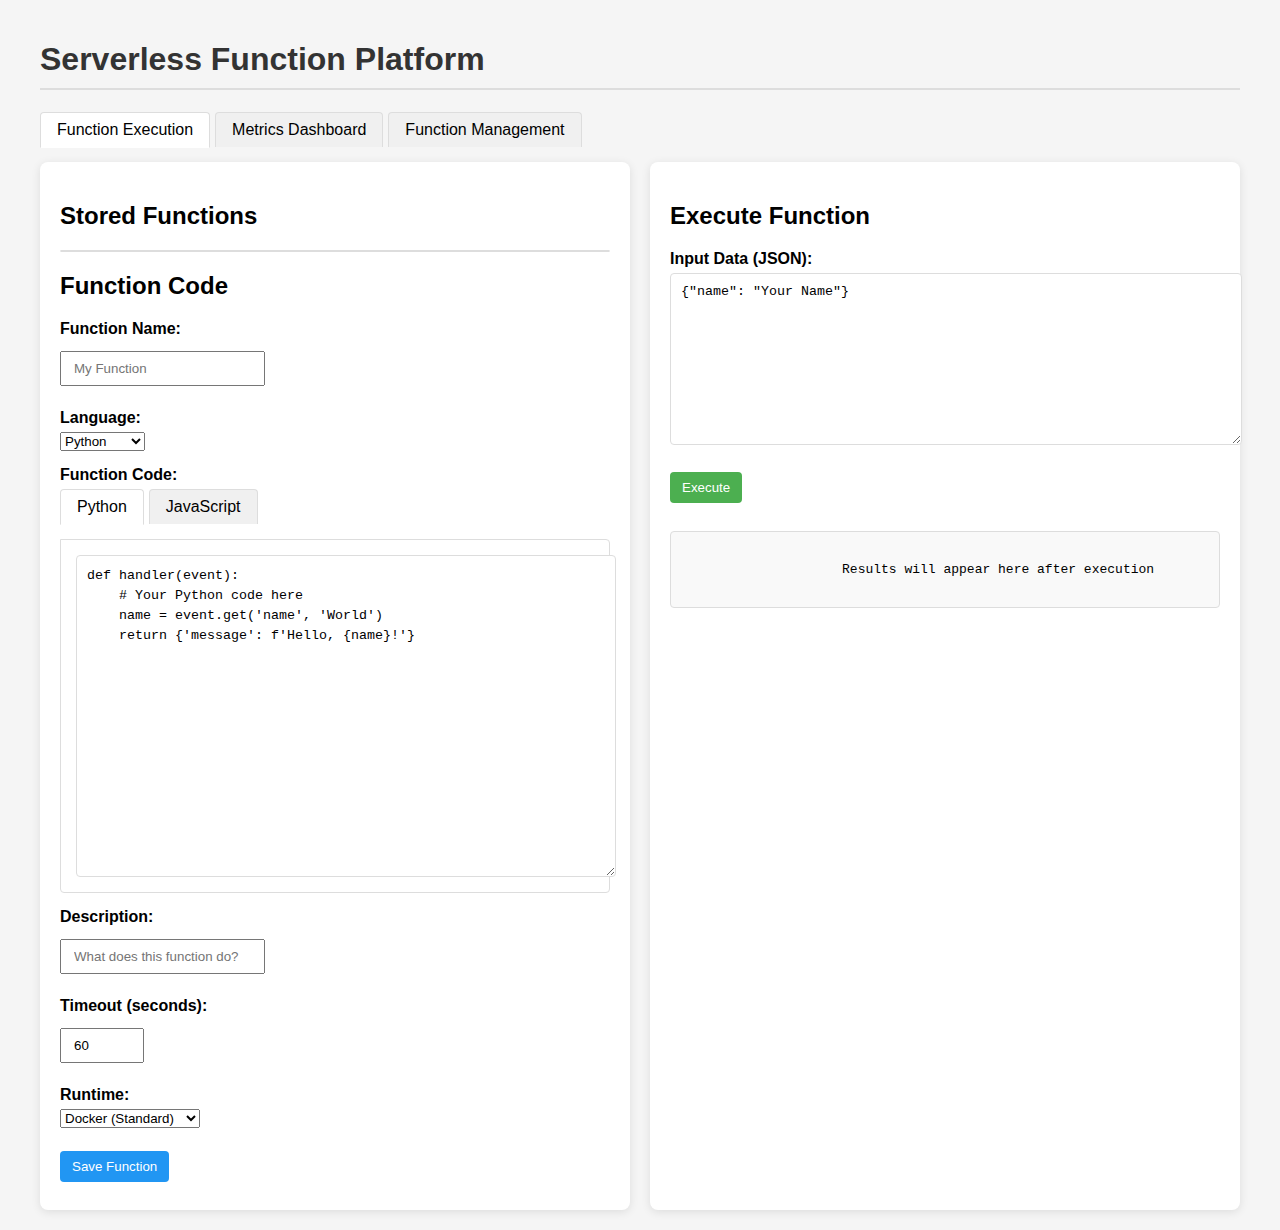
<file: static/index.html>
<!DOCTYPE html>
<html lang="en">
<head>
    <meta charset="UTF-8">
    <meta name="viewport" content="width=device-width, initial-scale=1.0">
    <title>Serverless Function Platform</title>
    <link rel="stylesheet" href="/static/styles.css">
</head>
<body>
    <h1>Serverless Function Platform</h1>
    
    <div class="tabs">
        <div class="tab active" id="executionTab" onclick="switchMainTab('execution')">Function Execution</div>
        <div class="tab" id="metricsTab" onclick="switchMainTab('metrics')">Metrics Dashboard</div>
        <div class="tab" id="managementTab" onclick="switchMainTab('management')">Function Management</div>
    </div>
    
    <div id="executionPanel" style="display: block;">
        <div class="container">
            <div class="left-panel">
                <h2>Stored Functions</h2>
                <div class="function-list" id="functionList">
                </div>
                
                <h2>Function Code</h2>
                <div class="form-group">
                    <label for="functionName">Function Name:</label>
                    <input type="text" id="functionName" placeholder="My Function">
                </div>
                
                <div class="form-group language-selector">
                    <label>Language:</label>
                    <select id="languageSelect" onchange="changeLanguage()">
                        <option value="python">Python</option>
                        <option value="javascript">JavaScript</option>
                    </select>
                </div>
                
                <div class="form-group">
                    <label for="functionCode">Function Code:</label>
                    <div class="tabs">
                        <div class="tab active" id="pythonTab" onclick="switchTab('python')">Python</div>
                        <div class="tab" id="javascriptTab" onclick="switchTab('javascript')">JavaScript</div>
                    </div>
                    <div class="tab-content">
                        <textarea id="pythonCode" class="code-editor" style="display: block;">def handler(event):
    # Your Python code here
    name = event.get('name', 'World')
    return {'message': f'Hello, {name}!'}</textarea>
                        <textarea id="javascriptCode" class="code-editor" style="display: none;">function handler(event) {
    // Your JavaScript code here
    const name = event.name || 'World';
    return { message: `Hello, ${name}!` };
}

module.exports = { handler };</textarea>
                    </div>
                </div>
                <div class="form-group">
                    <label for="description">Description:</label>
                    <input type="text" id="description" placeholder="What does this function do?">
                </div>
                <div class="form-group">
                    <label for="timeout">Timeout (seconds):</label>
                    <input type="number" id="timeout" value="60" min="1" max="300">
                </div>
                <div class="form-group">
                    <label>Runtime:</label>
                    <select id="runtimeSelect">
                        <option value="docker">Docker (Standard)</option>
                        <option value="gvisor">gVisor (Sandboxed)</option>
                    </select>
                </div>
                <button onclick="saveFunction()" class="secondary">Save Function</button>
            </div>
            <div class="right-panel">
                <h2>Execute Function</h2>
                <div class="form-group">
                    <label for="inputData">Input Data (JSON):</label>
                    <textarea id="inputData" placeholder='{"name": "Your Name"}' style="min-height: 150px">{"name": "Your Name"}</textarea>
                </div>
                <button onclick="executeFunction()" id="executeBtn">Execute</button>
                <span id="spinner" class="spinner hidden"></span>
                <div id="result">
                    Results will appear here after execution
                </div>
            </div>
        </div>
    </div>
    <div id="metricsPanel" style="display: none;">
        <h2>System Monitoring Dashboard</h2>
        <div class="dashboard-container">
            <div class="dashboard-header">
                <div class="system-status">
                    <div id="systemStatusCards">Loading system status...</div>
                </div>
            </div>
            <div class="dashboard-grid">
                <div class="dashboard-card wide">
                    <h3>Execution Overview</h3>
                    <div class="metrics-summary">
                        <div id="overallStats">Loading...</div>
                    </div>
                </div>
                <div class="dashboard-card">
                    <h3>Performance by Runtime</h3>
                    <div id="runtimeStats">Loading...</div>
                </div>
    
                <div class="dashboard-card">
                    <h3>Performance by Language</h3>
                    <div id="languageStats">Loading...</div>
                </div>
                
                <div class="dashboard-card wide">
                    <h3>Recent Executions</h3>
                    <div id="recentExecutions">Loading...</div>
                </div>
                
                <div class="dashboard-card">
                    <h3>Hourly Execution Count</h3>
                    <div id="hourlyExecutions" class="chart-container">Loading...</div>
                </div>
                
                <div class="dashboard-card">
                    <h3>Resource Utilization</h3>
                    <div id="resourceUtilization" class="chart-container">Loading...</div>
                </div>
            </div>
        </div>
    </div>
    
    <div id="managementPanel" style="display: none;">
        <h2>Function Management</h2>
        
        <div class="management-container">
            <div class="functions-list-container">
                <h3>Your Functions</h3>
                <div class="function-filters">
                    <select id="languageFilter">
                        <option value="all">All Languages</option>
                        <option value="python">Python</option>
                        <option value="javascript">JavaScript</option>
                    </select>
                    <input type="text" id="searchFilter" placeholder="Search functions...">
                </div>
                <div class="functions-list" id="managementFunctionList">
                    Loading...
                </div>
            </div>
            
            <div class="function-details">
                <div id="functionDetailPanel">
                    <p class="select-message">Select a function to view details</p>
                </div>
            </div>
        </div>
    </div>

    <script>
        const API_URL = 'http://localhost:8000';
        let selectedFunctionId = null;
        let currentLanguage = 'python';
        
        window.onload = function() {
            loadFunctions();
        };
        
        function switchTab(language) {
            document.getElementById('pythonTab').classList.toggle('active', language === 'python');
            document.getElementById('javascriptTab').classList.toggle('active', language === 'javascript');
            
            document.getElementById('pythonCode').style.display = language === 'python' ? 'block' : 'none';
            document.getElementById('javascriptCode').style.display = language === 'javascript' ? 'block' : 'none';
            
            document.getElementById('languageSelect').value = language;
            
            currentLanguage = language;
        }
        
        function changeLanguage() {
            const language = document.getElementById('languageSelect').value;
            switchTab(language);
        }
        
        async function loadFunctions() {
            try {
                const response = await fetch(`${API_URL}/functions`);
                if (response.ok) {
                    const functions = await response.json();
                    const functionList = document.getElementById('functionList');
                    
                    if (functions.length === 0) {
                        functionList.innerHTML = '<div class="function-item">No functions stored yet</div>';
                        return;
                    }
                    
                    functionList.innerHTML = '';
                    functions.forEach(func => {
                        const item = document.createElement('div');
                        item.className = 'function-item';
                        item.textContent = func.name;
                        item.dataset.id = func.id;
                        item.addEventListener('click', () => selectFunction(func.id));
                        functionList.appendChild(item);
                    });
                }
            } catch (error) {
                console.error('Error loading functions:', error);
            }
        }
        
        async function selectFunction(functionId) {
            try {
                const response = await fetch(`${API_URL}/functions/${functionId}`);
                if (response.ok) {
                    const func = await response.json();
                    
                    document.getElementById('functionName').value = func.name;
                    document.getElementById('description').value = func.description || '';
                    document.getElementById('timeout').value = func.timeout || 60;
                    
                    const language = func.language || 'python';
                    document.getElementById('languageSelect').value = language;
                    
                    if (language === 'javascript') {
                        document.getElementById('javascriptCode').value = func.code;
                    } else {
                        document.getElementById('pythonCode').value = func.code;
                    }
                    
                    switchTab(language);
                    
                    selectedFunctionId = functionId;
                    
                    document.querySelectorAll('.function-item').forEach(item => {
                        if (item.dataset.id === functionId) {
                            item.classList.add('selected');
                        } else {
                            item.classList.remove('selected');
                        }
                    });
                }
            } catch (error) {
                console.error('Error loading function details:', error);
            }
        }
        
        async function saveFunction() {
            const name = document.getElementById('functionName').value;
            const language = document.getElementById('languageSelect').value;
            const code = language === 'javascript' ? 
                document.getElementById('javascriptCode').value : 
                document.getElementById('pythonCode').value;
            const description = document.getElementById('description').value;
            const timeout = parseInt(document.getElementById('timeout').value, 10);
            
            if (!name || !code) {
                alert('Function name and code are required');
                return;
            }
            
            try {
                const response = await fetch(`${API_URL}/functions`, {
                    method: 'POST',
                    headers: {
                        'Content-Type': 'application/json'
                    },
                    body: JSON.stringify({
                        name,
                        code,
                        function_name: 'handler',
                        description,
                        language,
                        timeout
                    })
                });
                
                if (response.ok) {
                    const result = await response.json();
                    alert(`Function "${name}" saved successfully!`);
                    loadFunctions();
                } else {
                    const error = await response.text();
                    alert(`Error saving function: ${error}`);
                }
            } catch (error) {
                console.error('Error saving function:', error);
                alert('Error saving function. See console for details.');
            }
        }
        
        async function executeFunction() {
            const language = document.getElementById('languageSelect').value;
            const runtime = document.getElementById('runtimeSelect').value;
            const code = language === 'javascript' ? 
                document.getElementById('javascriptCode').value : 
                document.getElementById('pythonCode').value;
            let inputData;
            
            try {
                inputData = JSON.parse(document.getElementById('inputData').value);
            } catch (error) {
                alert('Invalid JSON input data');
                return;
            }
            
            document.getElementById('spinner').classList.remove('hidden');
            document.getElementById('executeBtn').disabled = true;
            
            try {
                let response;
                
                if (selectedFunctionId) {
                    response = await fetch(`${API_URL}/functions/${selectedFunctionId}/execute?runtime=${runtime}`, {
                        method: 'POST',
                        headers: {
                            'Content-Type': 'application/json'
                        },
                        body: JSON.stringify(inputData)
                    });
                } else {
                    response = await fetch(`${API_URL}/execute`, {
                        method: 'POST',
                        headers: {
                            'Content-Type': 'application/json'
                        },
                        body: JSON.stringify({
                            code,
                            function_name: 'handler',
                            input_data: inputData,
                            language,
                            runtime
                        })
                    });
                }
                
                const result = await response.json();
                document.getElementById('result').textContent = JSON.stringify(result, null, 2);
                
                if (result.status === 'success') {
                    document.getElementById('result').style.backgroundColor = '#e9ffe9';
                } else {
                    document.getElementById('result').style.backgroundColor = '#fff0f0';
                }
            } catch (error) {
                console.error('Error executing function:', error);
                document.getElementById('result').textContent = `Error executing function: ${error.message}`;
                document.getElementById('result').style.backgroundColor = '#fff0f0';
            } finally {
                document.getElementById('spinner').classList.add('hidden');
                document.getElementById('executeBtn').disabled = false;
            }
        }
        
        function switchMainTab(tab) {
            document.getElementById('executionTab').classList.toggle('active', tab === 'execution');
            document.getElementById('metricsTab').classList.toggle('active', tab === 'metrics');
            document.getElementById('managementTab').classList.toggle('active', tab === 'management');
            
            document.getElementById('executionPanel').style.display = tab === 'execution' ? 'block' : 'none';
            document.getElementById('metricsPanel').style.display = tab === 'metrics' ? 'block' : 'none';
            document.getElementById('managementPanel').style.display = tab === 'management' ? 'block' : 'none';
            
            if (tab === 'metrics') {
                loadMetrics();
            } else if (tab === 'management') {
                loadFunctionsForManagement();
            }
        }
        
        async function loadMetrics() {
            try {
                // Load system status
                const systemResponse = await fetch(`${API_URL}/system/status`);
                if (systemResponse.ok) {
                    const systemStatus = await systemResponse.json();
                    displaySystemStatus(systemStatus);
                }
                
                // Load overall metrics
                const response = await fetch(`${API_URL}/metrics`);
                if (response.ok) {
                    const metrics = await response.json();
                    displayOverallMetrics(metrics);
                }
                
                // Load runtime metrics
                const runtimeResponse = await fetch(`${API_URL}/metrics/by-runtime`);
                if (runtimeResponse.ok) {
                    const runtimeMetrics = await runtimeResponse.json();
                    displayRuntimeMetrics(runtimeMetrics);
                }
                
                // Load language metrics
                const languageResponse = await fetch(`${API_URL}/metrics/by-language`);
                if (languageResponse.ok) {
                    const languageMetrics = await languageResponse.json();
                    displayLanguageMetrics(languageMetrics);
                }
                
                // Load recent executions
                const recentResponse = await fetch(`${API_URL}/metrics/recent?limit=20`);
                if (recentResponse.ok) {
                    const recentExecutions = await recentResponse.json();
                    displayRecentExecutions(recentExecutions);
                }
                
                // Load hourly metrics
                const hourlyResponse = await fetch(`${API_URL}/metrics/hourly`);
                if (hourlyResponse.ok) {
                    const hourlyMetrics = await hourlyResponse.json();
                    displayHourlyMetrics(hourlyMetrics);
                }
                
                // Simulate resource utilization data
                displayResourceUtilization();
            } catch (error) {
                console.error('Error loading metrics:', error);
            }
        }
        
        function displaySystemStatus(status) {
            const uptimeHours = (status.uptime / 3600).toFixed(1);
            const html = `
                <div class="status-card">
                    <div class="status-icon">⏱️</div>
                    <div class="status-details">
                        <div class="status-value">${uptimeHours}h</div>
                        <div class="status-label">Uptime</div>
                    </div>
                </div>
                <div class="status-card">
                    <div class="status-icon">🔢</div>
                    <div class="status-details">
                        <div class="status-value">${status.execution_count}</div>
                        <div class="status-label">Total Executions</div>
                    </div>
                </div>
                <div class="status-card">
                    <div class="status-icon">📊</div>
                    <div class="status-details">
                        <div class="status-value">${status.success_rate.toFixed(1)}%</div>
                        <div class="status-label">Success Rate</div>
                    </div>
                </div>
                <div class="status-card">
                    <div class="status-icon">📦</div>
                    <div class="status-details">
                        <div class="status-value">${status.active_containers}</div>
                        <div class="status-label">Active Containers</div>
                    </div>
                </div>
                <div class="status-card">
                    <div class="status-icon">📝</div>
                    <div class="status-details">
                        <div class="status-value">${status.stored_functions}</div>
                        <div class="status-label">Stored Functions</div>
                    </div>
                </div>
            `;
            
            document.getElementById('systemStatusCards').innerHTML = html;
        }
        
        function displayOverallMetrics(metrics) {
            const statsHtml = `
                <div class="metric-row">
                    <div class="metric-label">Total Executions:</div>
                    <div class="metric-value">${metrics.total_executions}</div>
                </div>
                <div class="metric-row">
                    <div class="metric-label">Success Rate:</div>
                    <div class="metric-value">${(metrics.total_executions > 0 ? 
                        ((metrics.successful_executions / metrics.total_executions) * 100).toFixed(1) : 0)}%</div>
                </div>
                <div class="metric-row">
                    <div class="metric-label">Avg. Execution Time:</div>
                    <div class="metric-value">${metrics.avg_execution_time ? 
                        metrics.avg_execution_time.toFixed(3) : 0}s</div>
                </div>
                <div class="metric-row">
                    <div class="metric-label">Cold Starts:</div>
                    <div class="metric-value">${metrics.cold_starts}</div>
                </div>
                <div class="metric-row">
                    <div class="metric-label">Warm Starts:</div>
                    <div class="metric-value">${metrics.warm_starts}</div>
                </div>
            `;
            
            document.getElementById('overallStats').innerHTML = statsHtml;
        }
        
        function displayRuntimeMetrics(metrics) {
            let html = '<table class="metrics-table">';
            html += '<tr><th>Runtime</th><th>Count</th><th>Success</th><th>Avg Time</th></tr>';
            
            for (const [runtime, stats] of Object.entries(metrics)) {
                html += `
                    <tr>
                        <td>${runtime}</td>
                        <td>${stats.count}</td>
                        <td>${stats.success} (${stats.count > 0 ? ((stats.success / stats.count) * 100).toFixed(1) : 0}%)</td>
                        <td>${stats.avg_time ? stats.avg_time.toFixed(3) : 0}s</td>
                    </tr>
                `;
            }
            
            html += '</table>';
            document.getElementById('runtimeStats').innerHTML = html;
        }
        
        function displayLanguageMetrics(metrics) {
            let html = '<table class="metrics-table">';
            html += '<tr><th>Language</th><th>Count</th><th>Success</th><th>Avg Time</th></tr>';
            
            for (const [language, stats] of Object.entries(metrics)) {
                html += `
                    <tr>
                        <td>${language}</td>
                        <td>${stats.count}</td>
                        <td>${stats.success} (${stats.count > 0 ? ((stats.success / stats.count) * 100).toFixed(1) : 0}%)</td>
                        <td>${stats.avg_time ? stats.avg_time.toFixed(3) : 0}s</td>
                    </tr>
                `;
            }
            
            html += '</table>';
            document.getElementById('languageStats').innerHTML = html;
        }
        
        function displayRecentExecutions(executions) {
            if (executions.length === 0) {
                document.getElementById('recentExecutions').innerHTML = '<p>No execution records found</p>';
                return;
            }
            
            let html = '<table class="metrics-table">';
            html += '<tr><th>Time</th><th>Function</th><th>Runtime</th><th>Status</th><th>Execution Time</th></tr>';
            
            for (const exec of executions) {
                const timestamp = new Date(exec.timestamp * 1000).toLocaleString();
                const status = exec.status === 'success' ? 
                    '<span style="color: green;">Success</span>' : 
                    `<span style="color: red;">Error: ${exec.error || 'Unknown'}</span>`;
                
                html += `
                    <tr>
                        <td>${timestamp}</td>
                        <td>${exec.function_id || 'Ad-hoc'}</td>
                        <td>${exec.runtime || 'Unknown'}</td>
                        <td>${status}</td>
                        <td>${exec.execution_time ? exec.execution_time.toFixed(3) + 's' : 'N/A'}</td>
                    </tr>
                `;
            }
            
            html += '</table>';
            document.getElementById('recentExecutions').innerHTML = html;
        }
        
        function displayHourlyMetrics(hourlyData) {
            // Convert the hourly data into a format suitable for visualization
            const hours = Object.keys(hourlyData).sort().slice(-24); // Get the last 24 hours
            const counts = hours.map(hour => hourlyData[hour] || 0);
            
            // Create a simple bar chart
            let html = '<div class="simple-chart">';
            
            // Get the max count for scaling
            const maxCount = Math.max(...counts, 1);
            
            counts.forEach((count, index) => {
                const hour = hours[index].split(' ')[1]; // Extract just the hour part
                const height = (count / maxCount) * 100;
                html += `
                    <div class="chart-bar-container" title="${hour}: ${count} executions">
                        <div class="chart-bar" style="height: ${height}%"></div>
                        <div class="chart-label">${hour}</div>
                    </div>
                `;
            });
            
            html += '</div>';
            document.getElementById('hourlyExecutions').innerHTML = html;
        }
        
        function displayResourceUtilization() {
            // Generate some simulated data
            const memoryUsage = Math.round(Math.random() * 60) + 20; // 20-80%
            const cpuUsage = Math.round(Math.random() * 40) + 10; // 10-50%
            const networkUsage = Math.round(Math.random() * 30) + 5; // 5-35%
            
            const html = `
                <div class="gauge-container">
                    <div class="gauge">
                        <div class="gauge-value" style="width: ${memoryUsage}%"></div>
                    </div>
                    <div class="gauge-label">Memory: ${memoryUsage}%</div>
                </div>
                <div class="gauge-container">
                    <div class="gauge">
                        <div class="gauge-value" style="width: ${cpuUsage}%"></div>
                    </div>
                    <div class="gauge-label">CPU: ${cpuUsage}%</div>
                </div>
                <div class="gauge-container">
                    <div class="gauge">
                        <div class="gauge-value" style="width: ${networkUsage}%"></div>
                    </div>
                    <div class="gauge-label">Network: ${networkUsage}%</div>
                </div>
            `;
            
            document.getElementById('resourceUtilization').innerHTML = html;
        }
        
        async function loadFunctionsForManagement() {
            try {
                const response = await fetch(`${API_URL}/functions`);
                if (response.ok) {
                    const functions = await response.json();
                    const functionList = document.getElementById('managementFunctionList');
                    
                    if (functions.length === 0) {
                        functionList.innerHTML = '<div class="empty-list">No functions found</div>';
                        return;
                    }
                    
                    // Apply filters
                    const languageFilter = document.getElementById('languageFilter').value;
                    const searchFilter = document.getElementById('searchFilter').value.toLowerCase();
                    
                    const filteredFunctions = functions.filter(func => {
                        const matchesLanguage = languageFilter === 'all' || func.language === languageFilter;
                        const matchesSearch = searchFilter === '' || 
                            func.name.toLowerCase().includes(searchFilter) || 
                            (func.description && func.description.toLowerCase().includes(searchFilter));
                        return matchesLanguage && matchesSearch;
                    });
                    
                    if (filteredFunctions.length === 0) {
                        functionList.innerHTML = '<div class="empty-list">No functions match your filters</div>';
                        return;
                    }
                    
                    functionList.innerHTML = '';
                    filteredFunctions.forEach(func => {
                        const item = document.createElement('div');
                        item.className = 'function-item';
                        
                        const languageIcon = func.language === 'javascript' ? 
                            '<span class="language-icon js">JS</span>' : 
                            '<span class="language-icon py">Py</span>';
                            
                        item.innerHTML = `
                            ${languageIcon}
                            <div class="function-item-details">
                                <div class="function-item-name">${func.name}</div>
                                <div class="function-item-description">${func.description || 'No description'}</div>
                            </div>
                        `;
                        item.dataset.id = func.id;
                        item.addEventListener('click', () => showFunctionDetails(func.id));
                        functionList.appendChild(item);
                    });
                }
            } catch (error) {
                console.error('Error loading functions for management:', error);
                document.getElementById('managementFunctionList').innerHTML = 
                    '<div class="error-message">Error loading functions</div>';
            }
        }
        
        async function showFunctionDetails(functionId) {
            try {
                const response = await fetch(`${API_URL}/functions/${functionId}`);
                if (response.ok) {
                    const func = await response.json();
                    
                    // Get function execution stats
                    let executionStats = { total: 0, success: 0, error: 0, avg_time: 0 };
                    try {
                        const statsResponse = await fetch(`${API_URL}/metrics/function/${functionId}`);
                        if (statsResponse.ok) {
                            executionStats = await statsResponse.json();
                        }
                    } catch (error) {
                        console.error('Error fetching function stats:', error);
                    }
                    
                    // Highlight selected function in list
                    document.querySelectorAll('#managementFunctionList .function-item').forEach(item => {
                        item.classList.toggle('selected', item.dataset.id === functionId);
                    });
                    
                    // Show function details
                    const detailPanel = document.getElementById('functionDetailPanel');
                    detailPanel.innerHTML = `
                        <h3>${func.name}</h3>
                        <div class="function-meta">
                            <div class="meta-item">
                                <span class="meta-label">Language:</span>
                                <span class="meta-value">${func.language}</span>
                            </div>
                            <div class="meta-item">
                                <span class="meta-label">Created:</span>
                                <span class="meta-value">${new Date(func.created_at * 1000).toLocaleString()}</span>
                            </div>
                            <div class="meta-item">
                                <span class="meta-label">Updated:</span>
                                <span class="meta-value">${new Date(func.updated_at * 1000).toLocaleString()}</span>
                            </div>
                            <div class="meta-item">
                                <span class="meta-label">Timeout:</span>
                                <span class="meta-value">${func.timeout} seconds</span>
                            </div>
                        </div>
                        
                        <div class="function-description">
                            <h4>Description</h4>
                            <p>${func.description || 'No description provided'}</p>
                        </div>
                        
                        <div class="function-stats">
                            <h4>Execution Statistics</h4>
                            <div class="stats-grid">
                                <div class="stat-card">
                                    <div class="stat-value">${executionStats.total || 0}</div>
                                    <div class="stat-label">Executions</div>
                                </div>
                                <div class="stat-card">
                                    <div class="stat-value">${executionStats.success || 0}</div>
                                    <div class="stat-label">Successful</div>
                                </div>
                                <div class="stat-card">
                                    <div class="stat-value">${executionStats.error || 0}</div>
                                    <div class="stat-label">Errors</div>
                                </div>
                                <div class="stat-card">
                                    <div class="stat-value">${executionStats.avg_time ? executionStats.avg_time.toFixed(3) + 's' : 'N/A'}</div>
                                    <div class="stat-label">Avg Time</div>
                                </div>
                            </div>
                        </div>
                        
                        <div class="function-code">
                            <h4>Code</h4>
                            <pre>${escapeHtml(func.code)}</pre>
                        </div>
                        
                        <div class="function-actions">
                            <button onclick="loadFunctionForEditing('${func.id}')" class="btn-edit">Edit Function</button>
                            <button onclick="executeFromManagement('${func.id}')" class="btn-execute">Execute</button>
                            <button onclick="confirmDeleteFunction('${func.id}')" class="btn-delete">Delete</button>
                        </div>
                    `;
                }
            } catch (error) {
                console.error('Error loading function details:', error);
                document.getElementById('functionDetailPanel').innerHTML = 
                    '<div class="error-message">Error loading function details</div>';
            }
        }
        
        function loadFunctionForEditing(functionId) {
            switchMainTab('execution');
            selectFunction(functionId);
        }
        
        function executeFromManagement(functionId) {
            switchMainTab('execution');
            selectFunction(functionId);
            executeFunction();
        }
        
        async function confirmDeleteFunction(functionId) {
            if (confirm('Are you sure you want to delete this function? This action cannot be undone.')) {
                try {
                    const response = await fetch(`${API_URL}/functions/${functionId}`, {
                        method: 'DELETE'
                    });
                    
                    if (response.ok) {
                        alert('Function deleted successfully');
                        loadFunctionsForManagement();
                        document.getElementById('functionDetailPanel').innerHTML = 
                            '<p class="select-message">Select a function to view details</p>';
                    } else {
                        alert('Error deleting function');
                    }
                } catch (error) {
                    console.error('Error deleting function:', error);
                    alert('Error deleting function');
                }
            }
        }
        
        function escapeHtml(html) {
            const div = document.createElement('div');
            div.textContent = html;
            return div.innerHTML;
        }
        
        document.getElementById('languageFilter').addEventListener('change', loadFunctionsForManagement);
        document.getElementById('searchFilter').addEventListener('input', debounce(loadFunctionsForManagement, 300));
        
        function debounce(func, wait) {
            let timeout;
            return function() {
                const context = this, args = arguments;
                clearTimeout(timeout);
                timeout = setTimeout(() => func.apply(context, args), wait);
            };
        }
        
        // Auto-refresh metrics every 30 seconds when the metrics tab is active
        let metricsRefreshInterval;
        
        // Update the switchMainTab function to handle interval
        const originalSwitchMainTab = switchMainTab;
        switchMainTab = function(tab) {
            // Call the original function
            originalSwitchMainTab(tab);
            
            // Clear any existing interval
            if (metricsRefreshInterval) {
                clearInterval(metricsRefreshInterval);
            }
            
            // Set up auto-refresh for metrics
            if (tab === 'metrics') {
                loadMetrics(); // Load immediately
                metricsRefreshInterval = setInterval(loadMetrics, 30000); // Refresh every 30 seconds
            }
        };
        window.addEventListener('beforeunload', function() {
            if (metricsRefreshInterval) {
                clearInterval(metricsRefreshInterval);
            }
        });
    </script>
</body>
</html>
</file>
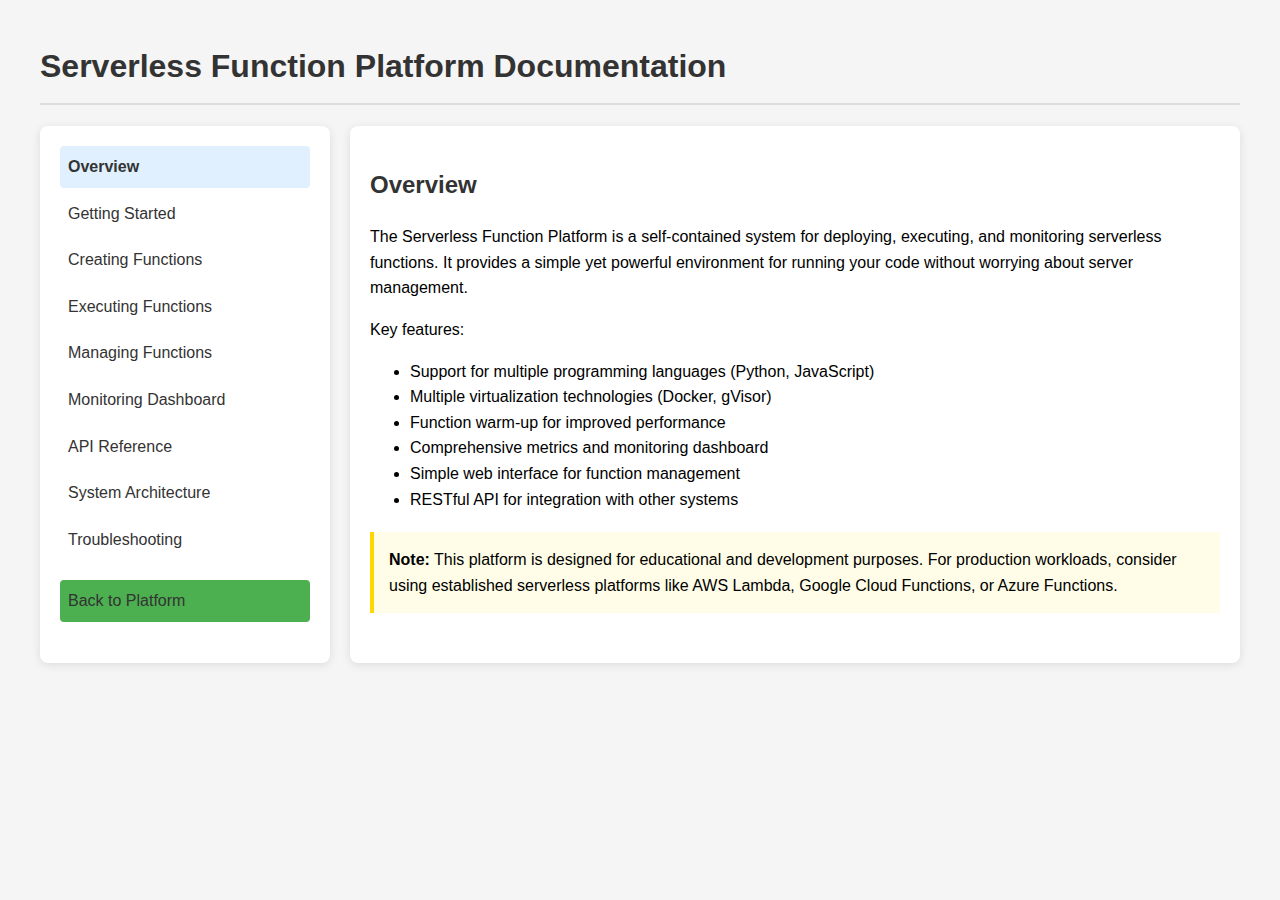
<file: static/docs.html>
<!DOCTYPE html>
<html lang="en">
<head>
    <meta charset="UTF-8">
    <meta name="viewport" content="width=device-width, initial-scale=1.0">
    <title>Serverless Function Platform - Documentation</title>
    <style>
        body {
            font-family: 'Segoe UI', Tahoma, Geneva, Verdana, sans-serif;
            max-width: 1200px;
            margin: 0 auto;
            padding: 20px;
            background-color: #f5f5f5;
            line-height: 1.6;
        }
        
        h1, h2, h3 {
            color: #333;
        }
        
        h1 {
            border-bottom: 2px solid #ddd;
            padding-bottom: 10px;
        }
        
        .content-container {
            display: flex;
        }
        
        .sidebar {
            width: 250px;
            background-color: white;
            padding: 20px;
            border-radius: 8px;
            box-shadow: 0 2px 10px rgba(0,0,0,0.1);
            margin-right: 20px;
        }
        
        .main-content {
            flex: 1;
            background-color: white;
            padding: 20px;
            border-radius: 8px;
            box-shadow: 0 2px 10px rgba(0,0,0,0.1);
        }
        
        .nav-item {
            margin-bottom: 5px;
        }
        
        .nav-item a {
            display: block;
            padding: 8px;
            text-decoration: none;
            color: #333;
            border-radius: 4px;
        }
        
        .nav-item a:hover {
            background-color: #f0f0f0;
        }
        
        .nav-item a.active {
            background-color: #e0f0ff;
            font-weight: bold;
        }
        
        code {
            background-color: #f5f5f5;
            padding: 2px 5px;
            border-radius: 3px;
            font-family: monospace;
        }
        
        pre {
            background-color: #f5f5f5;
            padding: 15px;
            border-radius: 4px;
            overflow-x: auto;
            font-family: monospace;
        }
        
        .section {
            margin-bottom: 30px;
        }
        
        .button {
            display: inline-block;
            padding: 8px 16px;
            background-color: #4CAF50;
            color: white;
            text-decoration: none;
            border-radius: 4px;
            margin-top: 20px;
        }
        
        .button:hover {
            background-color: #45a049;
        }
        
        .note {
            background-color: #fffde7;
            padding: 15px;
            border-left: 4px solid #ffd600;
            margin: 20px 0;
        }
        
        table {
            width: 100%;
            border-collapse: collapse;
            margin: 20px 0;
        }
        
        table th, table td {
            padding: 8px;
            text-align: left;
            border-bottom: 1px solid #ddd;
        }
        
        table th {
            background-color: #f0f0f0;
        }
    </style>
</head>
<body>
    <h1>Serverless Function Platform Documentation</h1>
    
    <div class="content-container">
        <div class="sidebar">
            <div class="nav-item"><a href="#" class="active" onclick="showSection('overview')">Overview</a></div>
            <div class="nav-item"><a href="#" onclick="showSection('getting-started')">Getting Started</a></div>
            <div class="nav-item"><a href="#" onclick="showSection('creating-functions')">Creating Functions</a></div>
            <div class="nav-item"><a href="#" onclick="showSection('executing-functions')">Executing Functions</a></div>
            <div class="nav-item"><a href="#" onclick="showSection('managing-functions')">Managing Functions</a></div>
            <div class="nav-item"><a href="#" onclick="showSection('monitoring')">Monitoring Dashboard</a></div>
            <div class="nav-item"><a href="#" onclick="showSection('api-reference')">API Reference</a></div>
            <div class="nav-item"><a href="#" onclick="showSection('architecture')">System Architecture</a></div>
            <div class="nav-item"><a href="#" onclick="showSection('troubleshooting')">Troubleshooting</a></div>
            <div class="nav-item"><a href="/" class="button">Back to Platform</a></div>
        </div>
        
        <div class="main-content">
            <div id="overview" class="section">
                <h2>Overview</h2>
                <p>The Serverless Function Platform is a self-contained system for deploying, executing, and monitoring serverless functions. It provides a simple yet powerful environment for running your code without worrying about server management.</p>
                
                <p>Key features:</p>
                <ul>
                    <li>Support for multiple programming languages (Python, JavaScript)</li>
                    <li>Multiple virtualization technologies (Docker, gVisor)</li>
                    <li>Function warm-up for improved performance</li>
                    <li>Comprehensive metrics and monitoring dashboard</li>
                    <li>Simple web interface for function management</li>
                    <li>RESTful API for integration with other systems</li>
                </ul>
                
                <div class="note">
                    <strong>Note:</strong> This platform is designed for educational and development purposes. For production workloads, consider using established serverless platforms like AWS Lambda, Google Cloud Functions, or Azure Functions.
                </div>
            </div>
            
            <div id="getting-started" class="section" style="display: none;">
                <h2>Getting Started</h2>
                <p>To get started with the Serverless Function Platform, follow these steps:</p>
                
                <h3>Prerequisites</h3>
                <ul>
                    <li>Docker Desktop installed and running</li>
                    <li>Python 3.8 or higher</li>
                    <li>For gVisor support: A Linux environment with gVisor installed</li>
                </ul>
                
                <h3>Installation</h3>
                <ol>
                    <li>Clone the repository:
                        <pre>git clone https://github.com/yourusername/serverless-platform.git
cd serverless-platform</pre>
                    </li>
                    <li>Install dependencies:
                        <pre>pip install -r requirements.txt</pre>
                    </li>
                    <li>Build the Docker images:
                        <pre>cd docker
./build.bat</pre>
                    </li>
                    <li>Start the platform:
                        <pre>python backend/main.py</pre>
                    </li>
                    <li>Access the web interface at <a href="http://localhost:8000">http://localhost:8000</a></li>
                </ol>
            </div>
            
            <div id="api-reference" class="section" style="display: none;">
                <h2>API Reference</h2>
                <p>The platform provides a RESTful API for programmatic access to all functionality.</p>
                
                <h3>Function Execution</h3>
                <table>
                    <tr>
                        <th>Endpoint</th>
                        <th>Method</th>
                        <th>Description</th>
                    </tr>
                    <tr>
                        <td><code>/execute</code></td>
                        <td>POST</td>
                        <td>Execute a function directly</td>
                    </tr>
                    <tr>
                        <td><code>/functions/{function_id}/execute</code></td>
                        <td>POST</td>
                        <td>Execute a stored function</td>
                    </tr>
                </table>
                
                <h4>Example: Execute a function directly</h4>
                <pre>
curl -X POST http://localhost:8000/execute \
  -H "Content-Type: application/json" \
  -d '{
    "code": "def handler(event): return {\"message\": \"Hello, \" + event.get(\"name\", \"World\")}",
    "input_data": {"name": "Serverless"},
    "language": "python",
    "runtime": "docker"
  }'
                </pre>
                
                <h3>Function Management</h3>
                <table>
                    <tr>
                        <th>Endpoint</th>
                        <th>Method</th>
                        <th>Description</th>
                    </tr>
                    <tr>
                        <td><code>/functions</code></td>
                        <td>GET</td>
                        <td>List all stored functions</td>
                    </tr>
                    <tr>
                        <td><code>/functions</code></td>
                        <td>POST</td>
                        <td>Create/update a function</td>
                    </tr>
                    <tr>
                        <td><code>/functions/{function_id}</code></td>
                        <td>GET</td>
                        <td>Get a specific function</td>
                    </tr>
                    <tr>
                        <td><code>/functions/{function_id}</code></td>
                        <td>DELETE</td>
                        <td>Delete a function</td>
                    </tr>
                </table>
                
                <h3>Metrics</h3>
                <table>
                    <tr>
                        <th>Endpoint</th>
                        <th>Method</th>
                        <th>Description</th>
                    </tr>
                    <tr>
                        <td><code>/metrics</code></td>
                        <td>GET</td>
                        <td>Get overall metrics</td>
                    </tr>
                    <tr>
                        <td><code>/metrics/recent</code></td>
                        <td>GET</td>
                        <td>Get recent executions</td>
                    </tr>
                    <tr>
                        <td><code>/metrics/by-runtime</code></td>
                        <td>GET</td>
                        <td>Get metrics by runtime</td>
                    </tr>
                    <tr>
                        <td><code>/metrics/by-language</code></td>
                        <td>GET</td>
                        <td>Get metrics by language</td>
                    </tr>
                    <tr>
                        <td><code>/metrics/function/{function_id}</code></td>
                        <td>GET</td>
                        <td>Get metrics for a specific function</td>
                    </tr>
                    <tr>
                        <td><code>/system/status</code></td>
                        <td>GET</td>
                        <td>Get system status</td>
                    </tr>
                </table>
            </div>
            
            <div id="architecture" class="section" style="display: none;">
                <h2>System Architecture</h2>
                <p>The Serverless Function Platform is built with a modular architecture consisting of several key components:</p>
                
                <h3>Components</h3>
                <ul>
                    <li><strong>API Server:</strong> FastAPI-based REST API handling requests and responses</li>
                    <li><strong>Execution Engine:</strong> Manages function execution in containers</li>
                    <li><strong>Container Pool:</strong> Maintains pre-warmed containers for faster execution</li>
                    <li><strong>Metrics Manager:</strong> Collects and aggregates execution metrics</li>
                    <li><strong>Function Store:</strong> Stores function code and metadata</li>
                    <li><strong>Web UI:</strong> Provides a user interface for managing functions</li>
                </ul>
                
                <h3>Execution Flow</h3>
                <ol>
                    <li>User submits a function for execution via the API or UI</li>
                    <li>API server validates the request</li>
                    <li>Execution engine selects appropriate runtime (Docker/gVisor)</li>
                    <li>Container pool provides a pre-warmed container or creates a new one</li>
                    <li>Function code is executed in the container</li>
                    <li>Results are captured and returned to the user</li>
                    <li>Metrics are recorded for monitoring</li>
                </ol>
                
                <h3>Technologies Used</h3>
                <ul>
                    <li><strong>Backend:</strong> Python, FastAPI</li>
                    <li><strong>Frontend:</strong> HTML, CSS, JavaScript</li>
                    <li><strong>Virtualization:</strong> Docker, gVisor</li>
                    <li><strong>Supported Languages:</strong> Python, JavaScript (Node.js)</li>
                </ul>
            </div>
        </div>
    </div>
    
    <script>
        function showSection(sectionId) {
            document.querySelectorAll('.section').forEach(section => {
                section.style.display = 'none';
            });
            
            document.getElementById(sectionId).style.display = 'block';
            
            document.querySelectorAll('.nav-item a').forEach(link => {
                link.classList.remove('active');
            });
            
            event.currentTarget.classList.add('active');
            
            event.preventDefault();
        }
    </script>
</body>
</html>
</file>
<file: static/styles.css>
body {
    font-family: 'Segoe UI', Tahoma, Geneva, Verdana, sans-serif;
    max-width: 1200px;
    margin: 0 auto;
    padding: 20px;
    background-color: #f5f5f5;
}
h1 {
    color: #333;
    border-bottom: 2px solid #ddd;
    padding-bottom: 10px;
}
.container {
    display: flex;
    gap: 20px;
}
.left-panel, .right-panel {
    flex: 1;
    background-color: white;
    border-radius: 8px;
    padding: 20px;
    box-shadow: 0 2px 10px rgba(0,0,0,0.1);
}
.function-list {
    margin-bottom: 20px;
    max-height: 200px;
    overflow-y: auto;
    border: 1px solid #ddd;
    border-radius: 4px;
}
.function-item {
    padding: 10px;
    border-bottom: 1px solid #eee;
    cursor: pointer;
}
.function-item:hover {
    background-color: #f0f0f0;
}
.function-item.selected {
    background-color: #e0f0ff;
}
textarea {
    width: 100%;
    min-height: 300px;
    font-family: monospace;
    padding: 10px;
    border: 1px solid #ddd;
    border-radius: 4px;
    resize: vertical;
}
input, button {
    padding: 8px 12px;
    margin: 8px 0;
}
button {
    background-color: #4CAF50;
    color: white;
    border: none;
    border-radius: 4px;
    cursor: pointer;
    margin-right: 10px;
}
button:hover {
    background-color: #45a049;
}
button.secondary {
    background-color: #2196F3;
}
button.secondary:hover {
    background-color: #0b7dda;
}
.form-group {
    margin-bottom: 15px;
}
label {
    display: block;
    margin-bottom: 5px;
    font-weight: bold;
}
#result {
    margin-top: 20px;
    padding: 15px;
    background-color: #f9f9f9;
    border: 1px solid #ddd;
    border-radius: 4px;
    white-space: pre-wrap;
    max-height: 400px;
    overflow-y: auto;
    font-family: monospace;
}
.spinner {
    border: 4px solid rgba(0, 0, 0, 0.1);
    width: 20px;
    height: 20px;
    border-radius: 50%;
    border-left-color: #09f;
    animation: spin 1s linear infinite;
    display: inline-block;
    margin-left: 10px;
    vertical-align: middle;
}
@keyframes spin {
    0% { transform: rotate(0deg); }
    100% { transform: rotate(360deg); }
}
.hidden {
    display: none;
}
.language-selector {
    margin-bottom: 15px;
}
.code-editor {
    font-family: monospace;
    line-height: 1.5;
}
.tabs {
    display: flex;
    margin-bottom: 15px;
}
.tab {
    padding: 8px 16px;
    cursor: pointer;
    background-color: #f0f0f0;
    border: 1px solid #ddd;
    border-bottom: none;
    border-radius: 4px 4px 0 0;
    margin-right: 5px;
}
.tab.active {
    background-color: #fff;
    border-bottom: 1px solid #fff;
    margin-bottom: -1px;
    z-index: 1;
}
.tab-content {
    border: 1px solid #ddd;
    padding: 15px;
    border-radius: 0 4px 4px 4px;
}
</file>
